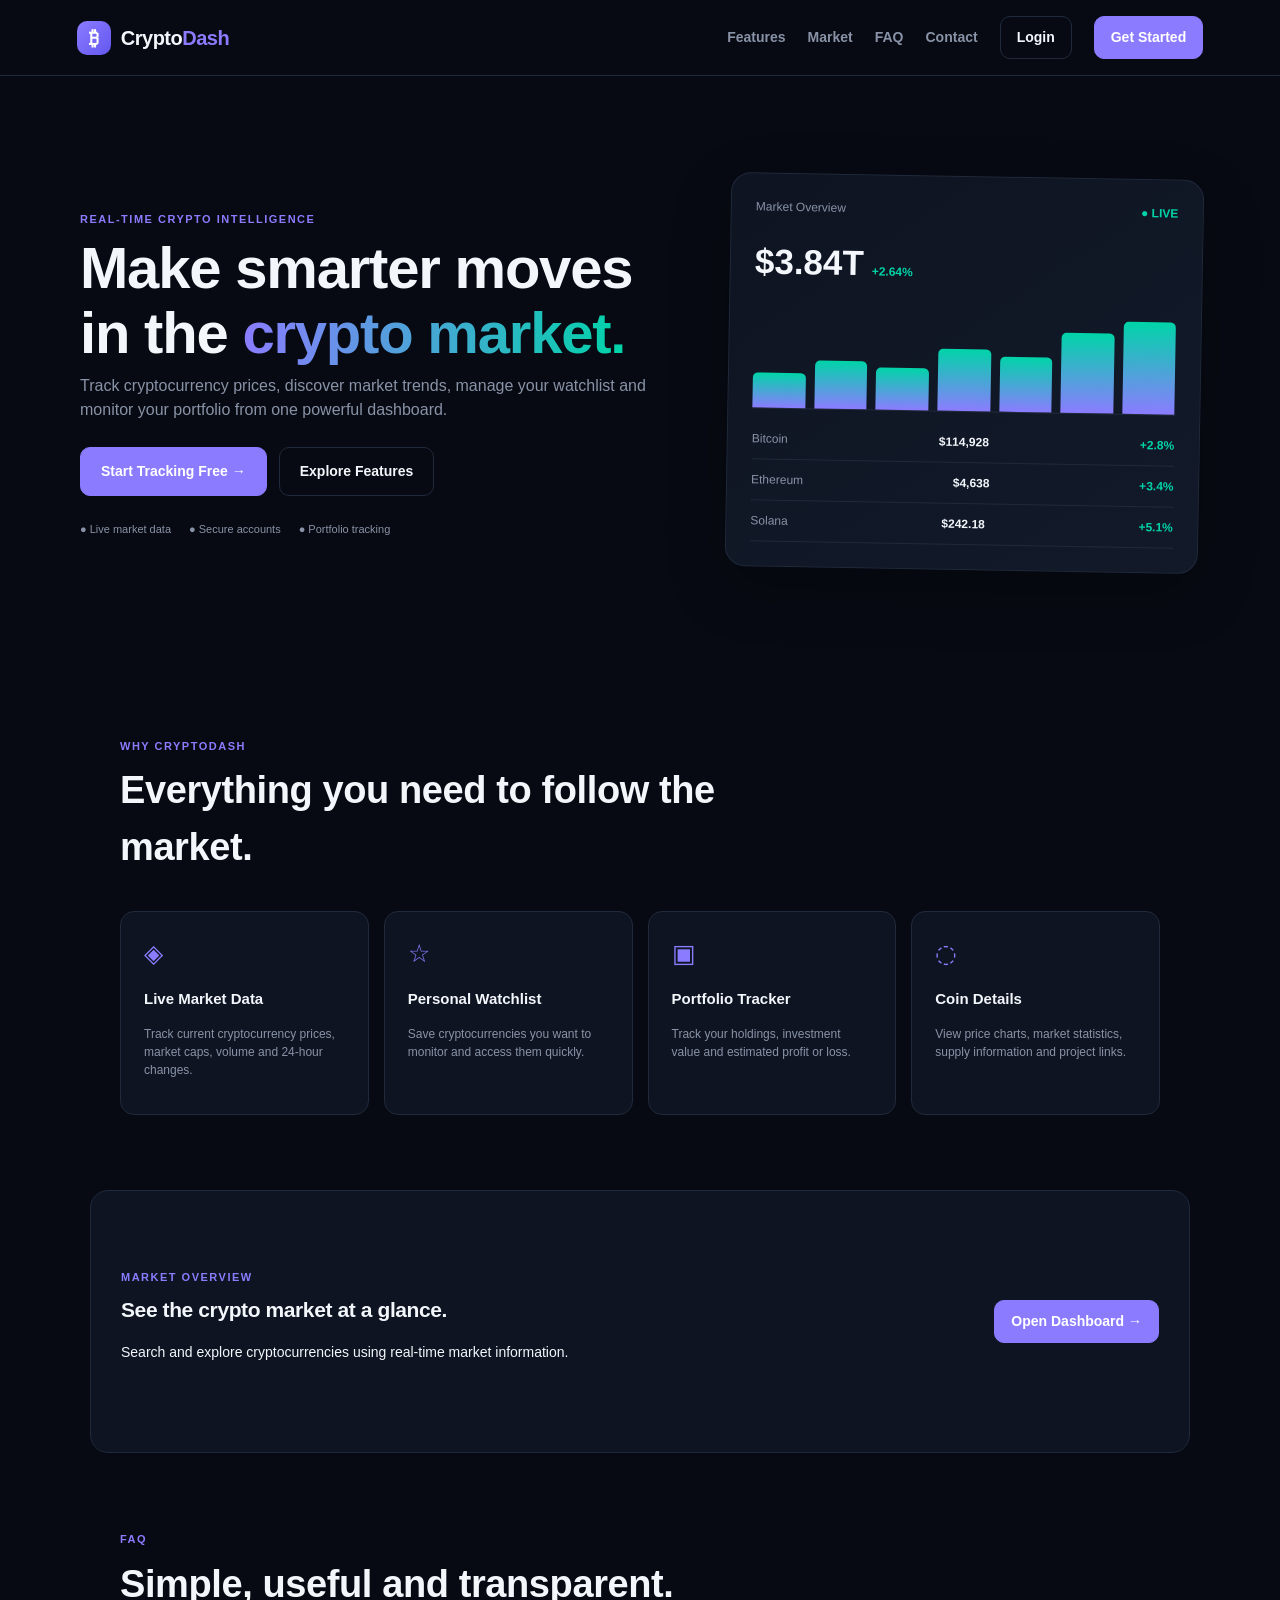
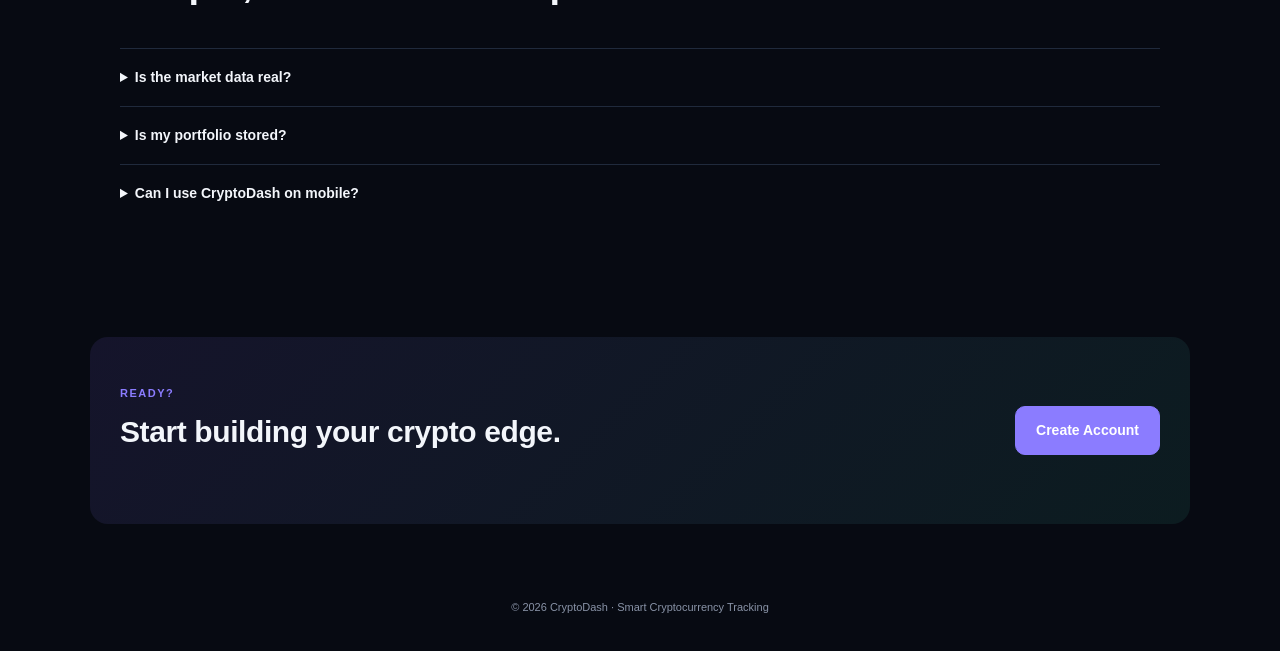
<file: templates/index.html>
<!DOCTYPE html>
<html lang="en">
<head>
    <meta charset="UTF-8">
    <meta name="viewport" content="width=device-width, initial-scale=1.0">
    <title>CryptoDash — Smart Crypto Tracking</title>
    <link rel="stylesheet" href="/static/style.css">
</head>
<body>
<div class="landing">
    <header class="landing-nav">
        <a class="brand" href="/">
            <span class="brand-mark">₿</span>
            <span>Crypto<span class="accent">Dash</span></span>
        </a>
        <nav>
            <a href="#features">Features</a>
            <a href="#market">Market</a>
            <a href="#faq">FAQ</a>
            <a href="#contact">Contact</a>
            <a class="btn btn-ghost" href="/login">Login</a>
            <a class="btn btn-primary" href="/signup">Get Started</a>
        </nav>
    </header>
    <section class="hero">
        <div class="hero-copy">
            <span class="eyebrow">REAL-TIME CRYPTO INTELLIGENCE</span>
            <h1>
                Make smarter moves in the
                <span class="gradient-text">crypto market.</span>
            </h1>
            <p>
                Track cryptocurrency prices, discover market trends,
                manage your watchlist and monitor your portfolio
                from one powerful dashboard.
            </p>
            <div class="hero-actions">
                <a class="btn btn-primary btn-lg" href="/signup">Start Tracking Free →</a>
                <a class="btn btn-ghost btn-lg" href="#features">Explore Features</a>
            </div>
            <div class="trust"><span>● Live market data</span><span>● Secure accounts</span><span>● Portfolio tracking</span></div>
        </div>
        <div class="hero-card">
            <div class="hero-card-top"><span>Market Overview</span><span class="live-dot">● LIVE</span></div>
            <div class="mini-price">$3.84T<span>+2.64%</span></div>
            <div class="chart-art"><i></i><i></i><i></i><i></i><i></i><i></i><i></i></div>
            <div class="mini-row"><span>Bitcoin</span><b>$114,928</b><em>+2.8%</em></div>
            <div class="mini-row"><span>Ethereum</span><b>$4,638</b><em>+3.4%</em></div>
            <div class="mini-row"><span>Solana</span><b>$242.18</b><em>+5.1%</em></div>
        </div>
    </section>
    <section id="features" class="landing-section">
        <div class="section-head">
            <span class="eyebrow">WHY CRYPTODASH</span>
            <h2>Everything you need to follow the market.</h2>
        </div>
        <div class="feature-grid">
            <article>
                <span>◈</span>
                <h3>Live Market Data</h3>
                <p>
                    Track current cryptocurrency prices,
                    market caps, volume and 24-hour changes.
                </p>
            </article>
            <article>
                <span>☆</span>
                <h3>Personal Watchlist</h3>
                <p>
                    Save cryptocurrencies you want to monitor
                    and access them quickly.
                </p>
            </article>
            <article>
                <span>▣</span>
                <h3>Portfolio Tracker</h3>
                <p>
                    Track your holdings, investment value
                    and estimated profit or loss.
                </p>
            </article>
            <article>
                <span>◌</span>
                <h3>Coin Details</h3>
                <p>
                    View price charts, market statistics,
                    supply information and project links.
                </p>
            </article>
        </div>
    </section>
    <section id="market" class="landing-section market-preview">
        <div>
            <span class="eyebrow">MARKET OVERVIEW</span>
            <h2>See the crypto market at a glance.</h2>
            <p>
                Search and explore cryptocurrencies using
                real-time market information.
            </p>
        </div>
        <a class="btn btn-primary" href="/signup">Open Dashboard →</a>
    </section>
    <section id="faq" class="landing-section faq">
        <div class="section-head">
            <span class="eyebrow">FAQ</span>
            <h2>Simple, useful and transparent.</h2>
        </div>
        <details>
            <summary>Is the market data real?</summary>
            <p>
                Yes. CryptoDash uses live cryptocurrency
                market data from the CoinGecko API.
            </p>
        </details>
        <details>
            <summary>Is my portfolio stored?</summary>
            <p>
                Yes. Your account, watchlist and portfolio
                information are stored in MySQL.
            </p>
        </details>
        <details>
            <summary>Can I use CryptoDash on mobile?</summary>
            <p>
                Yes. The interface is responsive and works
                on desktop, tablet and mobile devices.
            </p>
        </details>
    </section>
    <section id="contact" class="contact-band">
        <div><span class="eyebrow">READY?</span><h2>Start building your crypto edge.</h2></div>
        <a class="btn btn-primary btn-lg" href="/signup">Create Account</a>
    </section>
    <footer>© 2026 CryptoDash · Smart Cryptocurrency Tracking</footer>
</div>
<script src="/static/app.js"></script>
</body>
</html>
</file>
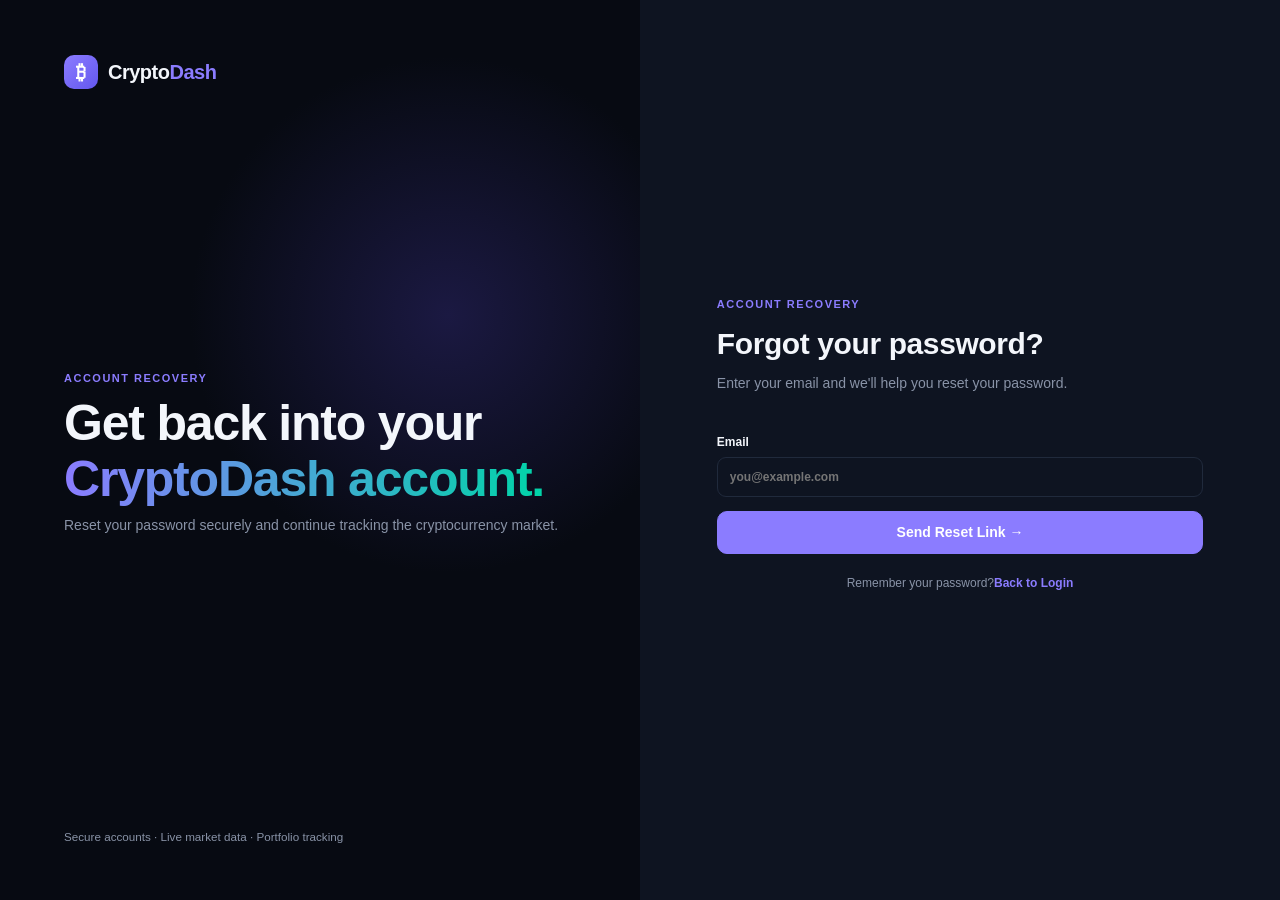
<file: templates/forgot-password.html>
<!DOCTYPE html>
<html lang="en">
<head>
    <meta charset="UTF-8">
    <meta name="viewport" content="width=device-width, initial-scale=1.0">
    <title>Forgot Password — CryptoDash</title>
    <link rel="stylesheet" href="/static/style.css">
</head>
<body>
<div class="auth-page">
    <div class="auth-side">
        <a class="brand" href="/">
            <span class="brand-mark">₿</span>
            <span>Crypto<span class="accent">Dash</span></span>
        </a>
        <div>
            <span class="eyebrow">ACCOUNT RECOVERY</span>
            <h1>
                Get back into your
                <span class="gradient-text">CryptoDash account.</span>
            </h1>
            <p>
                Reset your password securely and continue
                tracking the cryptocurrency market.
            </p>
        </div>
        <small>Secure accounts · Live market data · Portfolio tracking</small>
    </div>
    <div class="auth-card">
        <a class="mobile-brand brand" href="/">
            <span class="brand-mark">₿</span>
            <span>Crypto<span class="accent">Dash</span></span>
        </a>
        <span class="eyebrow">ACCOUNT RECOVERY</span>
        <h2>Forgot your password?</h2>
        <p class="muted">Enter your email and we'll help you reset your password.</p>
        <form method="POST" action="/forgot-password" class="form">
            <label>Email
                <input type="email" name="email" placeholder="you@example.com" required>
            </label>
            <button class="btn btn-primary full" type="submit">Send Reset Link →</button>
        </form>
        <p class="auth-switch">Remember your password?<a href="/login">Back to Login</a></p>
    </div>
</div>
<script src="/static/app.js"></script>
</body>
</html>
</file>
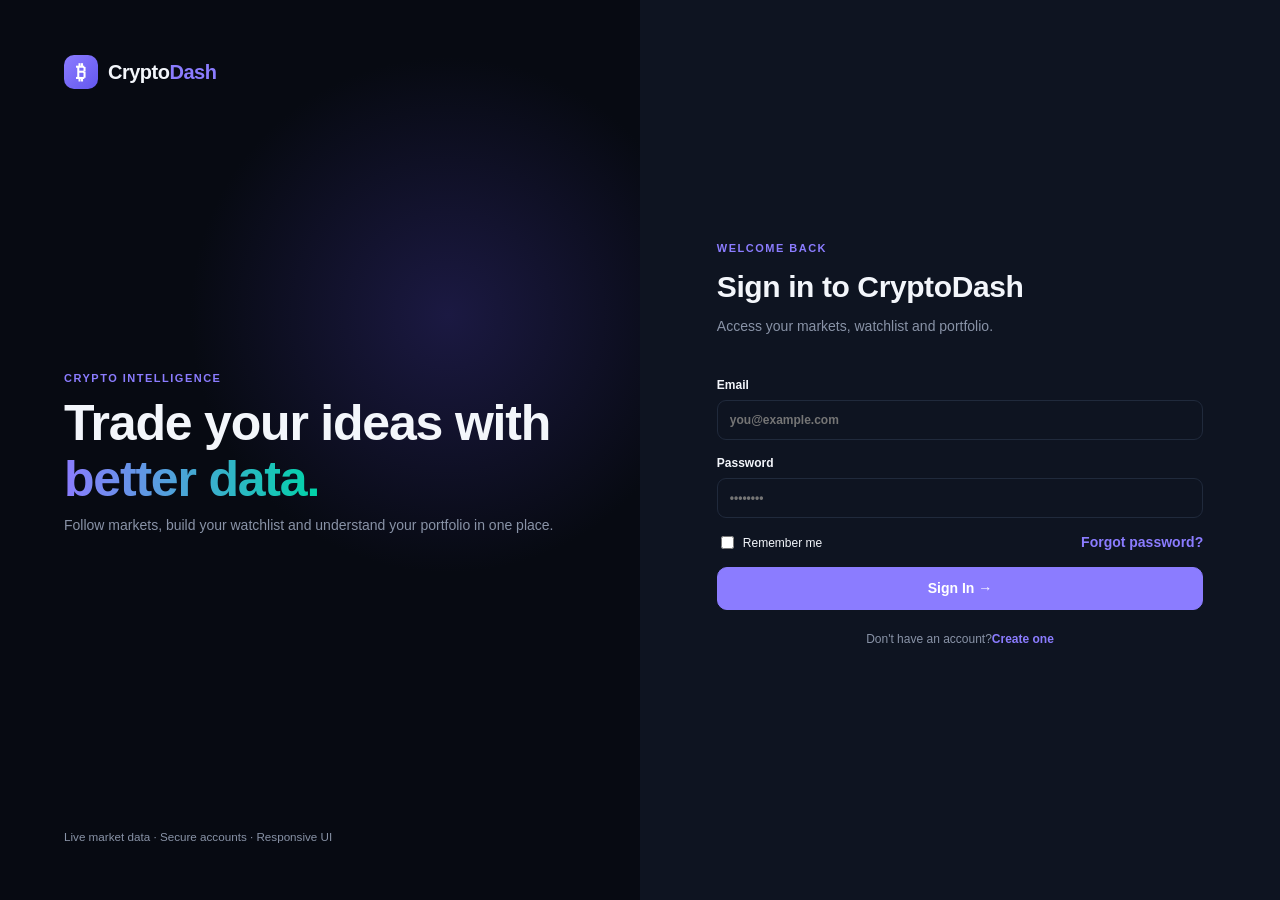
<file: templates/login.html>
<!DOCTYPE html>
<html lang="en">
<head>
    <meta charset="UTF-8">
    <meta name="viewport" content="width=device-width, initial-scale=1.0">
    <title>Login — CryptoDash</title>
    <link rel="stylesheet" href="/static/style.css">
</head>
<body>
<div class="auth-page">
    <div class="auth-side">
        <a class="brand" href="/">
            <span class="brand-mark">₿</span>
            <span>Crypto<span class="accent">Dash</span></span>
        </a>
        <div>
            <span class="eyebrow">CRYPTO INTELLIGENCE</span>
            <h1>
                Trade your ideas with
                <span class="gradient-text">better data.</span>
            </h1>
            <p>
                Follow markets, build your watchlist and
                understand your portfolio in one place.
            </p>
        </div>
        <small>Live market data · Secure accounts · Responsive UI</small>
    </div>
    <div class="auth-card">
        <a class="mobile-brand brand" href="/">
            <span class="brand-mark">₿</span>
            <span>Crypto<span class="accent">Dash</span></span>
        </a>
        <span class="eyebrow">WELCOME BACK</span>
        <h2>Sign in to CryptoDash</h2>
        <p class="muted">Access your markets, watchlist and portfolio.</p>
        <form method="POST" action="/login" class="form">
            <label>Email<input type="email" name="email" placeholder="you@example.com" required></label>
            <label>Password<input type="password" name="password" placeholder="••••••••" required></label>
            <div class="form-row between">
                <label class="check"><input type="checkbox" name="remember">Remember me</label>
                <a href="/forgot-password">Forgot password?</a>
            </div>
            <button class="btn btn-primary full" type="submit"> Sign In →</button>
        </form>
        <p class="auth-switch">Don't have an account?<a href="/signup">Create one</a></p>
    </div>
</div>
<script src="/static/app.js"></script>
</body>
</html>
</file>
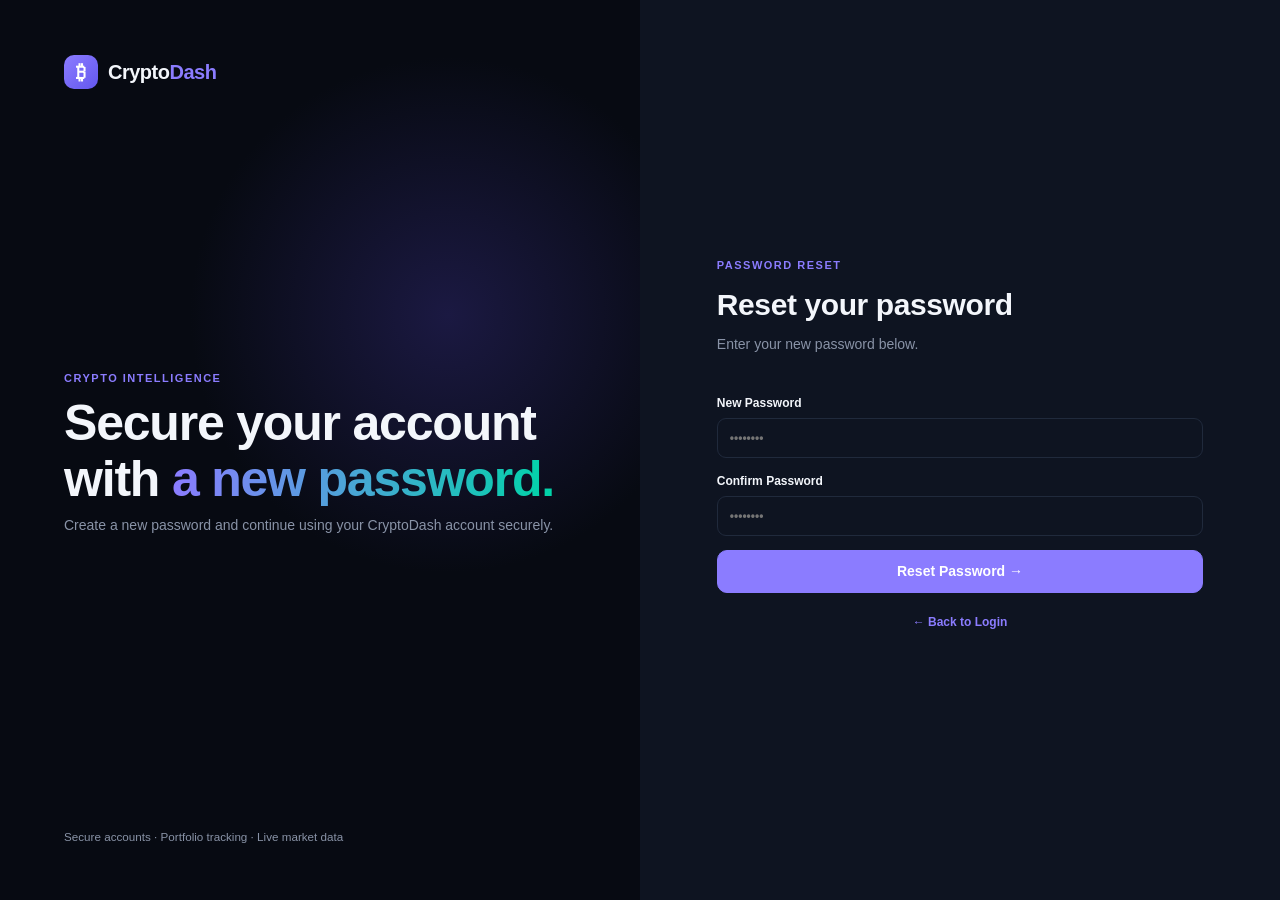
<file: templates/reset-password.html>
<!DOCTYPE html>
<html lang="en">
<head>
    <meta charset="UTF-8">
    <meta name="viewport" content="width=device-width, initial-scale=1.0">
    <title>Reset Password — CryptoDash</title>
    <link rel="stylesheet" href="/static/style.css">
</head>
<body>
<div class="auth-page">
    <div class="auth-side">
        <a class="brand" href="/"><span class="brand-mark">₿</span><span>Crypto<span class="accent">Dash</span></span></a>
        <div>
            <span class="eyebrow">CRYPTO INTELLIGENCE</span>
            <h1>
                Secure your account with
                <span class="gradient-text">a new password.</span>
            </h1>
            <p>
                Create a new password and continue using
                your CryptoDash account securely.
            </p>
        </div>
        <small>Secure accounts · Portfolio tracking · Live market data</small>
    </div>
    <div class="auth-card">
        <a class="mobile-brand brand" href="/">
            <span class="brand-mark">₿</span>
            <span>Crypto<span class="accent">Dash</span></span>
        </a>
        <span class="eyebrow">PASSWORD RESET</span>
        <h2>Reset your password</h2>
        <p class="muted">Enter your new password below.</p>
        <form method="POST" class="form">
            <label>New Password
                <input type="password" name="password" placeholder="••••••••" minlength="6" required></label>
            <label>Confirm Password
                <input type="password" name="confirm_password" placeholder="••••••••" minlength="6" required>
            </label>
            <button class="btn btn-primary full" type="submit"> Reset Password →</button>
        </form>
        <p class="auth-switch"><a href="/login"> ← Back to Login</a></p>
    </div>
</div>
<script src="/static/app.js"></script>
</body>
</html>
</file>
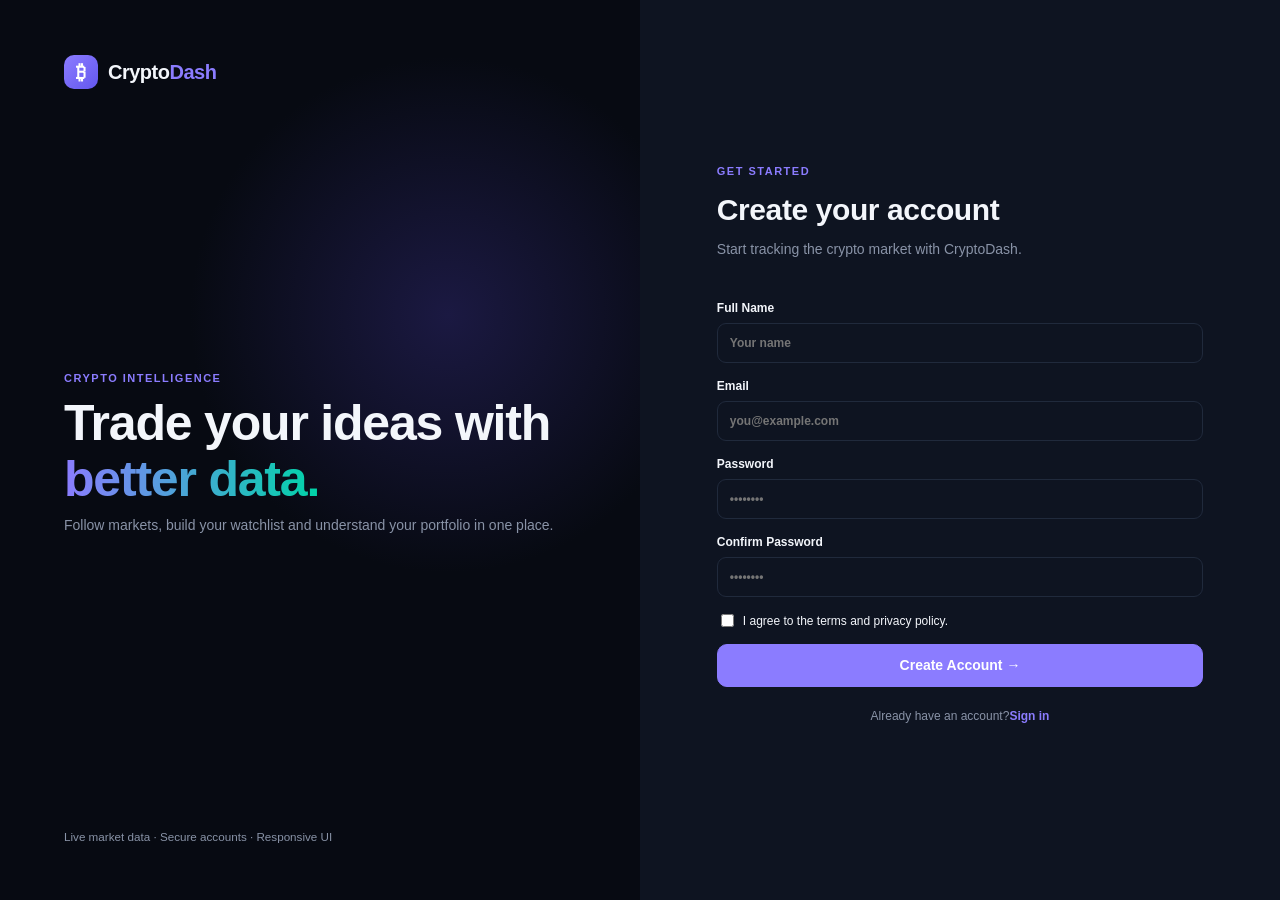
<file: templates/signup.html>
<!DOCTYPE html>
<html lang="en">
<head>
    <meta charset="UTF-8">
    <meta name="viewport" content="width=device-width, initial-scale=1.0">
    <title>Create Account — CryptoDash</title>
    <link rel="stylesheet" href="/static/style.css">
</head>
<body>
<div class="auth-page">
    <div class="auth-side">
        <a class="brand" href="/">
            <span class="brand-mark">₿</span>
            <span>Crypto<span class="accent">Dash</span></span>
        </a>
        <div>
            <span class="eyebrow">CRYPTO INTELLIGENCE</span>
            <h1>
                Trade your ideas with
                <span class="gradient-text">better data.</span>
            </h1>
            <p>
                Follow markets, build your watchlist and
                understand your portfolio in one place.
            </p>
        </div>
        <small>Live market data · Secure accounts · Responsive UI</small>
    </div>
    <div class="auth-card">
        <a class="mobile-brand brand" href="/">
            <span class="brand-mark">₿</span>
            <span>Crypto<span class="accent">Dash</span></span>
        </a>
        <span class="eyebrow">GET STARTED</span>
        <h2>Create your account</h2>
        <p class="muted">Start tracking the crypto market with CryptoDash.</p>
        <form method="POST" action="/signup" class="form">
            <label>Full Name<input type="text" name="name" placeholder="Your name" required></label>
            <label>Email<input type="email" name="email" placeholder="you@example.com" required></label>
            <label>Password<input type="password" name="password" placeholder="••••••••" required minlength="6"></label>
            <label>Confirm Password<input type="password" name="confirm_password" placeholder="••••••••" required minlength="6"></label>
            <label class="check"><input type="checkbox" required>I agree to the terms and privacy policy.</label>
            <button class="btn btn-primary full" type="submit">Create Account →</button>
        </form>
        <p class="auth-switch">Already have an account?<a href="/login">Sign in</a></p>
    </div>
</div>
<script src="/static/app.js"></script>
</body>
</html>
</file>
<file: static/style.css>
:root {
    --bg: #070a12;
    --panel: #0e1421;
    --panel2: #121a2a;
    --text: #f3f6fb;
    --muted: #8993a7;
    --border: #202a3c;
    --accent: #8b7cff;
    --accent2: #00d4a8;
    --danger: #ff6175;
    --shadow: 0 20px 60px rgba(0,0,0,.22);
}

:root[data-theme="light"] {
    --bg: #f5f7fb;
    --panel: #ffffff;
    --panel2: #f0f3f9;
    --text: #131a28;
    --muted: #697386;
    --border: #dce2ec;
    --shadow: 0 15px 40px rgba(40,50,70,.08);
}

* {
    box-sizing: border-box;
}

html {
    scroll-behavior: smooth;
}

body {
    margin: 0;
    background: var(--bg);
    color: var(--text);
    font-family: Inter, Arial, sans-serif;
    font-size: 14px;
    line-height: 1.5;
}

a {
    color: inherit;
    text-decoration: none;
}

button,
input,
select {
    font: inherit;
}

button {
    cursor: pointer;
}

h1,
h2,
h3,
p {
    margin-top: 0;
}

h1 {
    font-size: 34px;
    line-height: 1.12;
    letter-spacing: -1.2px;
    margin-bottom: 8px;
}

h2 {
    font-size: 21px;
    letter-spacing: -.4px;
}

h3 {
    font-size: 15px;
}

.accent {
    color: var(--accent);
}

.gradient-text {
    background: linear-gradient(90deg,var(--accent),var(--accent2));
    -webkit-background-clip: text;
    background-clip: text;
    color: transparent;
}

.eyebrow {
    display: inline-block;
    font-size: 11px;
    letter-spacing: 1.5px;
    font-weight: 800;
    color: var(--accent);
    margin-bottom: 8px;
}

.muted {
    color: var(--muted);
}

.brand {
    display: flex;
    align-items: center;
    gap: 10px;
    font-weight: 800;
    font-size: 20px;
    letter-spacing: -.5px;
}

.brand-mark {
    display: grid;
    place-items: center;
    width: 34px;
    height: 34px;
    border-radius: 10px;
    background: linear-gradient(135deg,var(--accent),#6357ef);
    color: #fff;
}

.btn {
    display: inline-flex;
    justify-content: center;
    align-items: center;
    gap: 7px;
    border: 1px solid var(--border);
    border-radius: 10px;
    padding: 10px 16px;
    font-weight: 700;
    transition: .2s;
}

.btn:hover {
    transform: translateY(-1px);
}

.btn-primary {
    background: var(--accent);
    border-color: var(--accent);
    color: #fff;
}

.btn-ghost {
    background: transparent;
    color: var(--text);
}

.btn-lg {
    padding: 13px 20px;
}

.full {
    width: 100%;
}

.small {
    padding: 7px 11px;
    font-size: 12px;
}

.app-shell {
    min-height: 100vh;
    display: flex;
}

.sidebar {
    position: fixed;
    inset: 0 auto 0 0;
    width: 235px;
    background: var(--panel);
    border-right: 1px solid var(--border);
    padding: 24px 16px;
    display: flex;
    flex-direction: column;
    z-index: 20;
}

.sidebar nav {
    margin-top: 40px;
    display: grid;
    gap: 7px;
}

.sidebar nav a,
.sidebar-bottom a {
    padding: 12px 13px;
    border-radius: 10px;
    color: var(--muted);
    font-weight: 600;
    display: flex;
    gap: 12px;
    align-items: center;
}

.sidebar nav a:hover,
.sidebar nav a.active,
.sidebar-bottom a:hover {
    background: var(--panel2);
    color: var(--text);
}

.sidebar nav a.active {
    box-shadow: inset 3px 0 var(--accent);
}

.sidebar-bottom {
    margin-top: auto;
}

.main {
    margin-left: 235px;
    width: calc(100% - 235px);
}

.topbar {
    height: 74px;
    border-bottom: 1px solid var(--border);
    display: flex;
    align-items: center;
    gap: 20px;
    padding: 0 30px;
    background: rgba(7,10,18,.7);
    backdrop-filter: blur(12px);
    position: sticky;
    top: 0;
    z-index: 10;
}

.top-search {
    max-width: 500px;
    flex: 1;
    background: var(--panel);
    border: 1px solid var(--border);
    border-radius: 10px;
    padding: 9px 13px;
    color: var(--muted);
    display: flex;
    gap: 8px;
}

.top-search input {
    width: 100%;
    border: 0;
    outline: 0;
    background: none;
    color: var(--text);
}

.top-user {
    margin-left: auto;
    display: flex;
    align-items: center;
    gap: 9px;
}

.top-user small {
    display: block;
    color: var(--muted);
    font-size: 10px;
}

.avatar,
.big-avatar {
    display: grid;
    place-items: center;
    border-radius: 50%;
    background: linear-gradient(135deg,var(--accent),var(--accent2));
    color: #fff;
    font-weight: 800;
}

.avatar {
    width: 36px;
    height: 36px;
}

.menu-btn {
    display: none;
    background: none;
    border: 0;
    color: var(--text);
    font-size: 20px;
}

.content {
    padding: 32px;
    max-width: 1500px;
    margin: auto;
}

.page-head {
    display: flex;
    justify-content: space-between;
    align-items: end;
    gap: 20px;
    margin-bottom: 25px;
}

.stats-grid {
    display: grid;
    grid-template-columns: repeat(4,1fr);
    gap: 16px;
    margin-bottom: 20px;
}

.stat-card,
.panel {
    background: var(--panel);
    border: 1px solid var(--border);
    border-radius: 14px;
    box-shadow: var(--shadow);
}

.stat-card {
    padding: 19px;
}

.stat-card span,
.stat-card small {
    color: var(--muted);
    display: block;
}

.stat-card strong {
    font-size: 25px;
    margin: 7px 0;
    display: block;
}

.stat-card small {
    font-size: 11px;
}

.dashboard-grid,
.detail-grid,
.settings-grid {
    display: grid;
    grid-template-columns: 1.5fr 1fr;
    gap: 18px;
}

.panel {
    padding: 20px;
}

.panel-head {
    display: flex;
    justify-content: space-between;
    gap: 15px;
    align-items: center;
    margin-bottom: 15px;
}

.panel-head h2 {
    margin-bottom: 3px;
}

.panel-head p {
    font-size: 12px;
    color: var(--muted);
    margin: 0;
}

.panel-head a {
    color: var(--accent);
    font-weight: 700;
    font-size: 12px;
}

.coin-list {
    display: grid;
}

.coin-row {
    display: grid;
    grid-template-columns: 1fr auto auto;
    gap: 20px;
    align-items: center;
    padding: 12px 0;
    border-bottom: 1px solid var(--border);
}

.coin-row:last-child {
    border: 0;
}

.coin-info,
.asset-link {
    display: flex;
    align-items: center;
    gap: 10px;
}

.coin-info img,
.asset-link img,
.watch-top img {
    width: 34px;
    height: 34px;
}

.coin-info small,
.asset-link small {
    display: block;
    color: var(--muted);
    font-size: 10px;
}

.coin-row strong {
    font-size: 13px;
}

.positive {
    color: var(--accent2) !important;
}

.negative {
    color: var(--danger) !important;
}

em {
    font-style: normal;
    font-weight: 700;
}

.portfolio-summary {
    display: grid;
    gap: 5px;
}

.portfolio-summary > strong {
    font-size: 35px;
}

.portfolio-summary > span,
.profit-box small {
    color: var(--muted);
    font-size: 11px;
}

.profit-box {
    padding: 15px;
    background: var(--panel2);
    border-radius: 10px;
    margin: 14px 0 15px;
}

.profit-box span {
    display: block;
    font-size: 19px;
    font-weight: 800;
    color: var(--accent2);
}

.toolbar {
    display: flex;
    gap: 12px;
    margin-bottom: 16px;
}

.search-box {
    flex: 1;
    display: flex;
    align-items: center;
    gap: 8px;
    padding: 10px 13px;
    background: var(--panel);
    border: 1px solid var(--border);
    border-radius: 10px;
    color: var(--muted);
}

.search-box input {
    width: 100%;
    border: 0;
    outline: 0;
    background: none;
    color: var(--text);
}

select,
input {
    background: var(--panel);
    color: var(--text);
    border: 1px solid var(--border);
    border-radius: 9px;
    padding: 10px 12px;
    outline: none;
}

select {
    min-width: 170px;
}

.table-panel {
    padding: 0;
    overflow: hidden;
}

.table-scroll {
    overflow-x: auto;
}

table {
    width: 100%;
    border-collapse: collapse;
    min-width: 780px;
}

th,
td {
    text-align: left;
    padding: 14px 18px;
    border-bottom: 1px solid var(--border);
    white-space: nowrap;
}

th {
    font-size: 10px;
    text-transform: uppercase;
    letter-spacing: .8px;
    color: var(--muted);
    background: var(--panel2);
}

td {
    font-size: 12px;
}

.star-btn {
    border: 0;
    background: none;
    color: #aab3c6;
    font-size: 19px;
}

.star-btn:hover {
    color: #ffd65a;
}

.loading {
    text-align: center;
    color: var(--muted);
    padding: 30px;
}

.pagination {
    display: flex;
    justify-content: center;
    align-items: center;
    gap: 18px;
    padding: 15px;
}

.text-btn {
    border: 0;
    background: none;
    color: var(--accent);
    font-weight: 700;
    font-size: 11px;
}

.text-btn.danger {
    color: var(--danger);
}

.watch-grid {
    display: grid;
    grid-template-columns: repeat(3,1fr);
    gap: 16px;
}

.watch-card {
    background: var(--panel);
    border: 1px solid var(--border);
    border-radius: 14px;
    padding: 18px;
}

.watch-top {
    display: flex;
    justify-content: space-between;
    align-items: center;
}

.watch-card h3 {
    margin: 13px 0 0;
}

.watch-card > a span {
    font-size: 10px;
    color: var(--muted);
}

.watch-card > strong {
    display: block;
    font-size: 24px;
    margin: 18px 0 3px;
}

.watch-bottom {
    border-top: 1px solid var(--border);
    margin-top: 15px;
    padding-top: 13px;
    display: flex;
    justify-content: space-between;
    color: var(--muted);
    font-size: 11px;
}

.watch-bottom b {
    color: var(--text);
}

.coin-title {
    display: flex;
    justify-content: space-between;
    align-items: center;
    margin-bottom: 25px;
}

.coin-title-left {
    display: flex;
    align-items: center;
    gap: 18px;
}

.coin-title-left img {
    width: 72px;
    height: 72px;
}

.coin-title h1 {
    margin-bottom: 10px;
}

.detail-price {
    font-size: 34px;
}

.metric-grid {
    display: grid;
    grid-template-columns: 1fr 1fr;
    gap: 14px;
    margin: 20px 0;
}

.metric-grid div {
    background: var(--panel2);
    padding: 13px;
    border-radius: 9px;
}

.metric-grid span {
    display: block;
    color: var(--muted);
    font-size: 10px;
}

.metric-grid b {
    display: block;
    margin-top: 5px;
}

.svg-chart {
    height: 290px;
    color: var(--accent);
    padding: 10px;
}

.svg-chart svg {
    width: 100%;
    height: 240px;
}

.chart-labels {
    display: flex;
    justify-content: space-between;
    color: var(--muted);
    font-size: 10px;
}

.description {
    margin-top: 18px;
}

.description p {
    color: var(--muted);
    line-height: 1.8;
}

.form {
    display: grid;
    gap: 14px;
}

.form label {
    display: grid;
    gap: 6px;
    font-size: 12px;
    font-weight: 600;
}

.form input {
    width: 100%;
}

.form-row {
    display: flex;
    gap: 10px;
    align-items: center;
}

.between {
    justify-content: space-between;
}

.check {
    display: flex !important;
    align-items: center !important;
    font-weight: 400 !important;
}

.check input {
    width: auto;
}

.form a,
.auth-switch a {
    color: var(--accent);
    font-weight: 700;
}

.profile-hero {
    display: flex;
    align-items: center;
    gap: 16px;
    padding-bottom: 22px;
    margin-bottom: 20px;
    border-bottom: 1px solid var(--border);
}

.big-avatar {
    width: 72px;
    height: 72px;
    font-size: 25px;
}

.settings-panel {
    max-width: 900px;
}

.setting-row {
    display: flex;
    align-items: center;
    justify-content: space-between;
    gap: 25px;
    padding: 20px 0;
    border-bottom: 1px solid var(--border);
}

.setting-row h3 {
    margin-bottom: 4px;
}

.setting-row p {
    margin: 0;
    color: var(--muted);
    font-size: 12px;
}

.segmented {
    display: flex;
    background: var(--panel2);
    padding: 4px;
    border-radius: 9px;
}

.segmented button {
    border: 0;
    background: none;
    color: var(--muted);
    padding: 7px 13px;
    border-radius: 7px;
}

.segmented button.active {
    background: var(--accent);
    color: #fff;
}

.switch input {
    display: none;
}

.switch span {
    display: block;
    width: 46px;
    height: 25px;
    border-radius: 20px;
    background: var(--border);
    position: relative;
}

.switch span:after {
    content: '';
    position: absolute;
    width: 19px;
    height: 19px;
    left: 3px;
    top: 3px;
    border-radius: 50%;
    background: #fff;
    transition: .2s;
}

.switch input:checked + span {
    background: var(--accent);
}

.switch input:checked + span:after {
    left: 24px;
}

.modal {
    position: fixed;
    inset: 0;
    background: rgba(0,0,0,.65);
    display: grid;
    place-items: center;
    z-index: 50;
    padding: 20px;
}

.modal.hidden {
    display: none;
}

.modal-card {
    position: relative;
    background: var(--panel);
    border: 1px solid var(--border);
    padding: 25px;
    border-radius: 15px;
    width: min(440px,100%);
}

.modal-close {
    position: absolute;
    right: 15px;
    top: 10px;
    border: 0;
    background: none;
    color: var(--muted);
    font-size: 25px;
}

.notice {
    margin-top: 15px;
    padding: 13px;
    background: var(--panel2);
    border: 1px solid var(--border);
    border-radius: 9px;
    font-size: 12px;
}

.notice a {
    display: block;
    color: var(--accent);
    margin-top: 5px;
}

.toast {
    position: fixed;
    right: 20px;
    bottom: 20px;
    padding: 13px 17px;
    border-radius: 10px;
    background: var(--panel2);
    border: 1px solid var(--border);
    box-shadow: var(--shadow);
    z-index: 100;
}

.toast.error {
    border-color: var(--danger);
    color: var(--danger);
}

.empty {
    text-align: center;
    padding: 50px;
}

.landing {
    min-height: 100vh;
}

.landing-nav {
    height: 76px;
    display: flex;
    align-items: center;
    justify-content: space-between;
    padding: 0 6%;
    border-bottom: 1px solid var(--border);
}

.landing-nav nav {
    display: flex;
    align-items: center;
    gap: 22px;
}

.landing-nav nav a:not(.btn) {
    color: var(--muted);
    font-weight: 600;
}

.hero {
    max-width: 1180px;
    margin: 0 auto;
    padding: 100px 30px 90px;
    display: grid;
    grid-template-columns: 1.1fr .9fr;
    gap: 70px;
    align-items: center;
}

.hero h1 {
    font-size: 58px;
    max-width: 700px;
}

.hero-copy > p {
    color: var(--muted);
    font-size: 16px;
    max-width: 610px;
}

.hero-actions {
    display: flex;
    gap: 12px;
    margin: 25px 0;
}

.trust {
    display: flex;
    gap: 18px;
    color: var(--muted);
    font-size: 11px;
}

.hero-card {
    background: linear-gradient(145deg,var(--panel),var(--panel2));
    border: 1px solid var(--border);
    border-radius: 20px;
    padding: 24px;
    box-shadow: var(--shadow);
    transform: rotate(1deg);
}

.hero-card-top,
.mini-row {
    display: flex;
    justify-content: space-between;
    align-items: center;
}

.hero-card-top {
    color: var(--muted);
    font-size: 12px;
}

.live-dot {
    color: var(--accent2);
    font-weight: 700;
}

.mini-price {
    font-size: 35px;
    font-weight: 800;
    margin: 20px 0;
}

.mini-price span {
    font-size: 12px;
    color: var(--accent2);
    margin-left: 8px;
}

.chart-art {
    height: 100px;
    display: flex;
    align-items: end;
    gap: 9px;
    border-bottom: 1px solid var(--border);
    margin-bottom: 10px;
}

.chart-art i {
    flex: 1;
    height: var(--h,40%);
    background: linear-gradient(to top,var(--accent),var(--accent2));
    border-radius: 5px 5px 0 0;
}

.chart-art i:nth-child(1) { --h:35%; }
.chart-art i:nth-child(2) { --h:48%; }
.chart-art i:nth-child(3) { --h:42%; }
.chart-art i:nth-child(4) { --h:62%; }
.chart-art i:nth-child(5) { --h:55%; }
.chart-art i:nth-child(6) { --h:80%; }
.chart-art i:nth-child(7) { --h:92%; }

.mini-row {
    padding: 11px 0;
    border-bottom: 1px solid var(--border);
    font-size: 12px;
}

.mini-row span {
    color: var(--muted);
}

.mini-row em {
    color: var(--accent2);
}

.landing-section {
    max-width: 1100px;
    margin: 0 auto;
    padding: 75px 30px;
}

.section-head {
    max-width: 700px;
    margin-bottom: 35px;
}

.section-head h2 {
    font-size: 38px;
}

.feature-grid {
    display: grid;
    grid-template-columns: repeat(4,1fr);
    gap: 15px;
}

.feature-grid article {
    padding: 23px;
    border: 1px solid var(--border);
    background: var(--panel);
    border-radius: 14px;
}

.feature-grid article > span {
    font-size: 25px;
    color: var(--accent);
}

.feature-grid h3 {
    margin-top: 15px;
}

.feature-grid p {
    color: var(--muted);
    font-size: 12px;
}

.market-preview,
.contact-band {
    display: flex;
    justify-content: space-between;
    align-items: center;
    gap: 30px;
}

.market-preview {
    background: var(--panel);
    border: 1px solid var(--border);
    border-radius: 18px;
}

.faq details {
    border-top: 1px solid var(--border);
    padding: 18px 0;
}

.faq summary {
    cursor: pointer;
    font-weight: 700;
}

.faq details p {
    color: var(--muted);
    padding-top: 10px;
    margin-bottom: 0;
}

.contact-band {
    max-width: 1100px;
    margin: 40px auto;
    padding: 45px 30px;
    border-radius: 18px;
    background: linear-gradient(135deg,#15142b,#0c1c20);
}

.contact-band h2 {
    font-size: 30px;
}

footer {
    text-align: center;
    color: var(--muted);
    font-size: 11px;
    padding: 35px;
}

.auth-page {
    min-height: 100vh;
    display: grid;
    grid-template-columns: 1fr 1fr;
}

.auth-side {
    padding: 55px 10%;
    display: flex;
    flex-direction: column;
    justify-content: space-between;
    background: radial-gradient(circle at 70% 35%,#1b1942 0,transparent 35%),var(--bg);
}

.auth-side h1 {
    font-size: 50px;
    max-width: 550px;
}

.auth-side p {
    color: var(--muted);
    max-width: 500px;
}

.auth-side small {
    color: var(--muted);
}

.auth-card {
    display: flex;
    flex-direction: column;
    justify-content: center;
    padding: 60px 12%;
    background: var(--panel);
}

.auth-card > h2 {
    font-size: 30px;
    margin-bottom: 7px;
}

.auth-card .form {
    margin-top: 25px;
}

.auth-switch {
    text-align: center;
    color: var(--muted);
    font-size: 12px;
    margin-top: 20px;
}

.mobile-brand {
    display: none;
    margin-bottom: 50px;
}

.flash-wrap {
    margin-bottom: 15px;
}

.flash {
    padding: 12px 15px;
    border-radius: 9px;
    border: 1px solid var(--border);
    background: var(--panel2);
}

.flash.error {
    color: var(--danger);
}

.flash.success {
    color: var(--accent2);
}

@media (max-width:1000px) {

    .sidebar {
        width: 200px;
    }

    .main {
        margin-left: 200px;
        width: calc(100% - 200px);
    }

    .stats-grid {
        grid-template-columns: repeat(2,1fr);
    }

    .dashboard-grid,
    .detail-grid,
    .settings-grid {
        grid-template-columns: 1fr;
    }

    .watch-grid {
        grid-template-columns: repeat(2,1fr);
    }

    .feature-grid {
        grid-template-columns: repeat(2,1fr);
    }

    .hero {
        gap: 30px;
    }

    .hero h1 {
        font-size: 45px;
    }
}

@media (max-width:700px) {

    .sidebar {
        transform: translateX(-100%);
        transition: .25s;
        width: 240px;
    }

    .sidebar.open {
        transform: translateX(0);
    }

    .main {
        margin-left: 0;
        width: 100%;
    }

    .menu-btn {
        display: block;
    }

    .topbar {
        padding: 0 15px;
    }

    .top-user > div:last-child {
        display: none;
    }

    .content {
        padding: 22px 15px;
    }

    .page-head {
        align-items: start;
        flex-direction: column;
    }

    .stats-grid {
        grid-template-columns: 1fr 1fr;
    }

    .watch-grid {
        grid-template-columns: 1fr;
    }

    .toolbar {
        flex-direction: column;
    }

    .landing-nav {
        padding: 0 18px;
    }

    .landing-nav nav a:not(.btn) {
        display: none;
    }

    .landing-nav nav {
        gap: 6px;
    }

    .hero {
        grid-template-columns: 1fr;
        padding-top: 55px;
    }

    .hero-card {
        transform: none;
    }

    .hero h1 {
        font-size: 42px;
    }

    .trust {
        flex-direction: column;
        gap: 5px;
    }

    .feature-grid {
        grid-template-columns: 1fr;
    }

    .section-head h2 {
        font-size: 30px;
    }

    .market-preview,
    .contact-band {
        flex-direction: column;
        align-items: flex-start;
    }

    .auth-page {
        grid-template-columns: 1fr;
    }

    .auth-side {
        display: none;
    }

    .auth-card {
        min-height: 100vh;
        padding: 35px 25px;
    }

    .mobile-brand {
        display: flex;
    }

    .coin-title {
        align-items: flex-start;
        flex-direction: column;
        gap: 20px;
    }

    .coin-title-left img {
        width: 55px;
        height: 55px;
    }

    .detail-price {
        font-size: 28px;
    }

    .setting-row {
        align-items: flex-start;
        flex-direction: column;
    }

    .stats-grid .stat-card strong {
        font-size: 20px;
    }
}

.app {
    min-height: 100vh;
    width: 100%;
}

.topbar {
    min-height: 72px;
    padding: 0 32px;
    display: flex;
    align-items: center;
    justify-content: space-between;
    gap: 30px;
    border-bottom: 1px solid var(--border);
    background: var(--surface);
    position: sticky;
    top: 0;
    z-index: 100;
}

.main-nav {
    display: flex;
    align-items: center;
    gap: 22px;
    flex-wrap: wrap;
}

.main-nav a {
    text-decoration: none;
    white-space: nowrap;
}

.main-nav .active {
    color: var(--accent);
}

.dashboard {
    width: min(1400px, calc(100% - 64px));
    margin: 0 auto;
    padding: 42px 0 60px;
}

.page-head {
    display: flex;
    align-items: center;
    justify-content: space-between;
    gap: 30px;
    margin-bottom: 32px;
}

.page-head h1 {
    margin: 8px 0;
}

.stats-grid {
    display: grid;
    grid-template-columns: repeat(4, 1fr);
    gap: 18px;
    margin-bottom: 24px;
}

.stat-card {
    min-width: 0;
    padding: 24px;
}

.stat-card strong {
    display: block;
    margin: 10px 0 6px;
    font-size: 28px;
}

.dashboard-grid {
    display: grid;
    grid-template-columns: minmax(0, 2fr) minmax(320px, 1fr);
    gap: 20px;
    margin-bottom: 20px;
}

.panel {
    min-width: 0;
    overflow: hidden;
}

.panel-head {
    padding: 24px 24px 18px;
    display: flex;
    align-items: center;
    justify-content: space-between;
    gap: 20px;
}

.panel-head h2 {
    margin: 6px 0 0;
}

.table-wrap {
    width: 100%;
    overflow-x: auto;
}

.market-table {
    width: 100%;
    table-layout: fixed;
}

.market-table th:first-child {
    width: 40%;
}

.market-table th:nth-child(2) {
    width: 20%;
}

.market-table th:nth-child(3) {
    width: 15%;
}

.market-table th:nth-child(4) {
    width: 25%;
}

.market-table td,
.market-table th {
    vertical-align: middle;
    padding: 16px 20px;
}

.market-table img {
    width: 36px !important;
    height: 36px !important;
    max-width: 36px !important;
    max-height: 36px !important;
    object-fit: contain;
    border-radius: 50%;
}

.coin-cell {
    display: flex;
    align-items: center;
    gap: 12px;
    min-width: 160px;
}

.coin-cell img {
    flex: 0 0 36px;
}

.watchlist-list {
    min-height: 260px;
    display: flex;
    align-items: center;
    justify-content: center;
    padding: 24px;
}

.empty {
    text-align: center;
    padding: 30px;
}

@media (max-width: 1100px) {
    .stats-grid {
        grid-template-columns: repeat(2, 1fr);
    }

    .dashboard-grid {
        grid-template-columns: 1fr;
    }
}

@media (max-width: 800px) {
    .topbar {
        padding: 16px 20px;
        align-items: flex-start;
        flex-direction: column;
    }

    .main-nav {
        gap: 12px 18px;
    }

    .dashboard {
        width: min(100% - 32px, 1400px);
        padding-top: 28px;
    }

    .page-head {
        align-items: flex-start;
        flex-direction: column;
    }
}

@media (max-width: 550px) {
    .stats-grid {
        grid-template-columns: 1fr;
    }

    .dashboard {
        width: calc(100% - 24px);
    }

    .panel-head {
        padding: 18px;
    }

    .market-table {
        min-width: 650px;
    }
}

.chart-container {
    height: 400px;
    padding: 20px 24px 30px;
    background: #0b1020;
    border-radius: 0 0 16px 16px;
}

.chart-container canvas {
    width: 100% !important;
    height: 100% !important;
}

#chartDays {
    min-width: 140px;
    padding: 11px 15px;
    border: 1px solid #343b61;
    border-radius: 10px;
    background: #151a2d;
    color: #ffffff;
    font-size: 14px;
    font-weight: 600;
    outline: none;
    cursor: pointer;
}

#chartDays:hover {
    border-color: #8b6cff;
}

#chartDays:focus {
    border-color: #8b6cff;
    box-shadow: 0 0 0 3px rgba(139,108,255,.15);
}

#chartDays option {
    background: #151a2d;
    color: #ffffff;
    padding: 10px;
}

#chartDays option:checked {
    background: #7657e8;
    color: #ffffff;
}

.coin-overview {
    display: grid;
    grid-template-columns: repeat(4, minmax(0, 1fr));
    gap: 18px;
    margin: 28px 0 24px;
}

.coin-price-card {
    min-width: 0;
    padding: 24px;
    border: 1px solid var(--border);
    border-radius: 16px;
    background: var(--surface);
}

.coin-price-card span {
    display: block;
    font-size: 14px;
    color: var(--muted);
    margin-bottom: 12px;
}

.coin-price-card strong {
    display: block;
    font-size: 27px;
    line-height: 1.2;
    margin-bottom: 8px;
    overflow: hidden;
    text-overflow: ellipsis;
}

.coin-price-card small {
    color: var(--muted);
}

#coinChange {
    color: #20d6a1;
    font-weight: 600;
}

#coinHeader {
    margin-top: 12px;
}

#coinHeader h1 {
    margin: 5px 0;
    font-size: 38px;
}

.back-link {
    display: inline-block;
    margin-bottom: 8px;
    color: var(--accent);
    text-decoration: none;
    font-size: 14px;
}

.back-link:hover {
    text-decoration: underline;
}

.coin-details-chart {
    width: 100%;
}

.chart-container {
    width: 100%;
    height: 400px;
    padding: 20px 24px 28px;
    position: relative;
}

.chart-container canvas {
    width: 100% !important;
    height: 100% !important;
    display: block;
}

.panel select {
    min-width: 130px;
    padding: 10px 14px;
    border: 1px solid var(--border);
    border-radius: 10px;
    background: var(--surface);
    color: var(--text);
    outline: none;
    cursor: pointer;
}

.dashboard-grid {
    display: grid;
    grid-template-columns: minmax(0, 1fr) minmax(0, 1fr);
    gap: 20px;
    margin-top: 20px;
}

.detail-list {
    display: grid;
    grid-template-columns: repeat(2, 1fr);
    gap: 0;
    padding: 0 24px 24px;
}

.detail-list > div {
    padding: 18px 12px;
    border-bottom: 1px solid var(--border);
}

.detail-list > div:nth-child(odd) {
    padding-left: 0;
}

.detail-list > div:nth-child(even) {
    padding-right: 0;
}

.detail-list span {
    display: block;
    color: var(--muted);
    font-size: 13px;
    margin-bottom: 7px;
}

.detail-list strong {
    font-size: 16px;
}

#coinDescription {
    line-height: 1.7;
    padding: 0 24px;
    max-height: 250px;
    overflow-y: auto;
}

#coinWebsite {
    margin: 10px 24px 24px;
}

.dashboard > .panel {
    margin-bottom: 20px;
}

@media (max-width: 1100px) {
    .coin-overview {
        grid-template-columns: repeat(2, 1fr);
    }
}

@media (max-width: 800px) {
    .dashboard {
        width: calc(100% - 32px);
    }

    .page-head {
        align-items: flex-start;
        flex-direction: column;
    }

    .page-head .btn {
        width: 100%;
    }

    .dashboard-grid {
        grid-template-columns: 1fr;
    }

    .chart-container {
        height: 320px;
    }

    #coinHeader h1 {
        font-size: 32px;
    }
}

@media (max-width: 550px) {
    .coin-overview {
        grid-template-columns: 1fr;
    }

    .coin-price-card {
        padding: 20px;
    }

    .panel-head {
        padding: 20px;
        align-items: flex-start;
        flex-direction: column;
    }

    .panel-head select {
        width: 100%;
    }

    .chart-container {
        height: 260px;
        padding: 15px;
    }

    .detail-list {
        grid-template-columns: 1fr;
        padding: 0 20px 20px;
    }

    .detail-list > div:nth-child(odd),
    .detail-list > div:nth-child(even) {
        padding: 15px 0;
    }

    #coinDescription {
        padding: 0 20px;
    }

    #coinWebsite {
        margin-left: 20px;
        margin-right: 20px;
    }
}

.chart-container {
    height: 400px;
    padding: 20px 24px 30px;
    background: #0b1020;
    border-radius: 0 0 16px 16px;
}

.chart-container canvas {
    width: 100% !important;
    height: 100% !important;
}

#chartDays {
    min-width: 140px;
    padding: 11px 15px;
    border: 1px solid #343b61;
    border-radius: 10px;
    background: #151a2d;
    color: #ffffff;
    font-size: 14px;
    font-weight: 600;
    outline: none;
    cursor: pointer;
}

#chartDays:hover {
    border-color: #8b6cff;
}

#chartDays:focus {
    border-color: #8b6cff;
    box-shadow: 0 0 0 3px rgba(139,108,255,.15);
}

#chartDays option {
    background: #151a2d;
    color: #ffffff;
    padding: 10px;
}

#chartDays option:checked {
    background: #7657e8;
    color: #ffffff;
}

.chart-container {
    width: 100%;
    height: 420px;
    padding: 18px;
    background: #090d19;
    border-radius: 0 0 16px 16px;
    overflow: hidden;
}

.chart-container canvas {
    display: block;
    width: 100% !important;
    height: 100% !important;
}

#chartDays {
    min-width: 145px;
    padding: 11px 16px;
    border: 1px solid #343b61;
    border-radius: 10px;
    background: #151a2d;
    color: #ffffff;
    font-size: 14px;
    font-weight: 600;
    outline: none;
    cursor: pointer;
    transition: .2s;
}

#chartDays:hover {
    border-color: #8b6cff;
    background: #1b2038;
}

#chartDays:focus {
    border-color: #8b6cff;
    box-shadow: 0 0 0 3px rgba(139,108,255,.15);
}

#chartDays option {
    background: #151a2d;
    color: #ffffff;
    padding: 12px;
}

.coin-icon {
    width: 36px !important;
    height: 36px !important;
    max-width: 36px !important;
    max-height: 36px !important;
    object-fit: contain;
    border-radius: 50%;
}

@media (max-width: 700px) {
    .chart-container {
        height: 320px;
        padding: 10px;
    }

    #chartDays {
        width: 100%;
    }
}

.portfolio-table {
    width: 100%;
    border-collapse: collapse;
}

.portfolio-table th {
    padding: 15px 18px;
    text-align: left;
    white-space: nowrap;
    font-size: 12px;
    text-transform: uppercase;
    letter-spacing: .7px;
}

.portfolio-table td {
    padding: 17px 18px;
    white-space: nowrap;
}

.portfolio-table tbody tr {
    border-top: 1px solid var(--border);
}

.portfolio-table tbody tr:hover {
    background: rgba(139,108,255,.05);
}

.portfolio-table .coin-cell {
    display: flex;
    align-items: center;
    gap: 12px;
    color: var(--text);
    text-decoration: none;
}

.portfolio-table .coin-cell span {
    display: flex;
    flex-direction: column;
    gap: 3px;
}

.portfolio-table .coin-cell strong {
    font-size: 15px;
}

.portfolio-table .coin-cell small {
    color: var(--muted);
    font-size: 12px;
    text-transform: uppercase;
}

.portfolio-table .coin-icon {
    width: 40px !important;
    height: 40px !important;
    min-width: 40px !important;
    object-fit: contain;
    border-radius: 50%;
}

.portfolio-table .positive {
    color: #55e6b3;
    font-weight: 600;
}

.portfolio-table .negative {
    color: #ff6577;
    font-weight: 600;
}

.modal {
    display: none;
    position: fixed;
    inset: 0;
    z-index: 9999;
    align-items: center;
    justify-content: center;
    padding: 20px;
    background: rgba(0,0,0,.76);
    backdrop-filter: blur(7px);
}

.modal.show {
    display: flex;
}

.modal-card {
    width: min(470px, 100%);
    padding: 28px;
    border: 1px solid var(--border);
    border-radius: 18px;
    background: var(--surface);
    box-shadow: 0 30px 100px rgba(0,0,0,.55);
    animation: modalIn .18s ease;
}

@keyframes modalIn {
    from {
        opacity: 0;
        transform: translateY(10px) scale(.98);
    }

    to {
        opacity: 1;
        transform: translateY(0) scale(1);
    }
}

.modal-head {
    display: flex;
    align-items: flex-start;
    justify-content: space-between;
    margin-bottom: 24px;
}

.modal-head h2 {
    margin: 6px 0 0;
}

.modal-close {
    width: 40px;
    height: 40px;
    border: 1px solid var(--border);
    border-radius: 9px;
    background: transparent;
    color: var(--text);
    font-size: 25px;
    line-height: 1;
    cursor: pointer;
}

.modal-close:hover {
    background: rgba(139,108,255,.12);
}

.modal .form {
    display: flex;
    flex-direction: column;
    gap: 18px;
}

.modal .form label {
    display: flex;
    flex-direction: column;
    gap: 8px;
}

@media (max-width: 900px) {

    .table-wrap {
        overflow-x: auto;
    }

    .portfolio-table {
        min-width: 950px;
    }

}

@media (max-width: 700px) {

    .main-nav {
        overflow-x: auto;
        white-space: nowrap;
    }

    .page-head {
        flex-direction: column;
        align-items: flex-start;
        gap: 20px;
    }

    .modal-card {
        padding: 22px;
    }

}

.main-content {
    width: min(1380px, calc(100% - 48px));
    margin: 0 auto;
    padding: 48px 0 70px;
}

.profile-grid {
    display: grid;
    grid-template-columns: 320px minmax(0, 1fr);
    gap: 24px;
    margin-top: 30px;
    margin-bottom: 24px;
}

.profile-card {
    min-height: 330px;
    display: flex;
    flex-direction: column;
    align-items: center;
    justify-content: center;
    text-align: center;
    padding: 35px 25px;
}

.profile-avatar {
    width: 88px;
    height: 88px;
    display: flex;
    align-items: center;
    justify-content: center;
    margin-bottom: 20px;
    border-radius: 50%;
    background: linear-gradient(135deg, #8b6cff, #6d55e8);
    color: white;
    font-size: 34px;
    font-weight: 800;
    box-shadow: 0 12px 35px rgba(139,108,255,.25);
}

.profile-card h2 {
    margin: 5px 0 8px;
    font-size: 24px;
}

.profile-card p {
    margin: 0 0 20px;
}

.status-badge {
    display: inline-flex;
    align-items: center;
    gap: 6px;
    padding: 8px 13px;
    border: 1px solid rgba(85,230,179,.2);
    border-radius: 999px;
    background: rgba(85,230,179,.08);
    color: #55e6b3;
    font-size: 12px;
    font-weight: 600;
}

.profile-grid > .panel:not(.profile-card) {
    padding: 32px;
}

.profile-grid .form {
    max-width: 100%;
}

.profile-grid .form label {
    display: flex;
    flex-direction: column;
    gap: 8px;
}

.main-content > .panel {
    margin-top: 24px;
}

.main-content > .panel .form {
    max-width: 700px;
}

.main-content > .panel .form label {
    display: flex;
    flex-direction: column;
    gap: 8px;
}

.main-content .page-head {
    margin-bottom: 0;
}

@media (min-width: 1200px) {

    .main-content {
        width: min(1380px, calc(100% - 80px));
    }

    .profile-grid {
        grid-template-columns: 340px minmax(0, 1fr);
    }

}

@media (max-width: 900px) {

    .main-content {
        width: calc(100% - 32px);
        padding-top: 35px;
    }

    .profile-grid {
        grid-template-columns: 1fr;
    }

    .profile-card {
        min-height: 260px;
    }

}

@media (max-width: 600px) {

    .main-content {
        width: calc(100% - 24px);
        padding: 25px 0 50px;
    }

    .profile-grid > .panel:not(.profile-card) {
        padding: 22px;
    }

    .profile-avatar {
        width: 75px;
        height: 75px;
        font-size: 28px;
    }

}

.settings-panel {
    margin-top: 24px;
}

.settings-panel .panel-head {
    margin-bottom: 8px;
}

.setting-row {
    display: flex;
    align-items: center;
    justify-content: space-between;
    gap: 30px;
    padding: 22px 0;
    border-bottom: 1px solid var(--border);
}

.setting-row:last-child {
    border-bottom: none;
}

.setting-row strong {
    display: block;
    margin-bottom: 5px;
    font-size: 15px;
}

.setting-row p {
    margin: 0;
    font-size: 13px;
    line-height: 1.5;
}

.setting-row select {
    min-width: 160px;
    padding: 11px 14px;
    border: 1px solid var(--border);
    border-radius: 10px;
    background: var(--surface-2);
    color: var(--text);
    outline: none;
    cursor: pointer;
}

.setting-row select:focus {
    border-color: #8b6cff;
}

.switch {
    position: relative;
    display: inline-block;
    width: 52px;
    min-width: 52px;
    height: 29px;
}

.switch input {
    width: 0;
    height: 0;
    opacity: 0;
}

.slider {
    position: absolute;
    inset: 0;
    border-radius: 30px;
    background: #293044;
    cursor: pointer;
    transition: .25s;
}

.slider:before {
    content: "";
    position: absolute;
    width: 21px;
    height: 21px;
    left: 4px;
    top: 4px;
    border-radius: 50%;
    background: white;
    transition: .25s;
}

.switch input:checked + .slider {
    background: #8b6cff;
}

.switch input:checked + .slider:before {
    transform: translateX(23px);
}

.danger-panel {
    border-color: rgba(255,101,119,.22);
}

.danger-panel .eyebrow {
    color: #ff6577;
}

@media (max-width: 700px) {

    .setting-row {
        align-items: flex-start;
        flex-direction: column;
        gap: 15px;
    }

    .setting-row select {
        width: 100%;
    }

    .setting-row .switch {
        align-self: flex-end;
    }

}

body.light-theme {
    background:#f5f7fb;
    color:#172033;
}

body.light-theme .topbar {
    background:#ffffff;
    border-bottom:1px solid #e3e7ef;
}

body.light-theme .main-nav a {
    color:#4b5568;
}

body.light-theme .main-nav a:hover,
body.light-theme .main-nav a.active {
    color:#735cff;
}

body.light-theme .panel,
body.light-theme .stat-card,
body.light-theme .settings-panel,
body.light-theme .watch-summary-card,
body.light-theme .watch-card,
body.light-theme .profile-card {
    background:#ffffff;
    border-color:#e1e6ef;
}

body.light-theme h1,
body.light-theme h2,
body.light-theme h3,
body.light-theme strong,
body.light-theme label {
    color:#172033;
}

body.light-theme .muted {
    color:#667085;
}

body.light-theme input,
body.light-theme select,
body.light-theme textarea {
    background:#ffffff;
    color:#172033;
    border-color:#d7dce5;
}

body.light-theme .setting-row {
    border-color:#e1e6ef;
}

body.light-theme .table-wrap,
body.light-theme table {
    color:#172033;
}

body.light-theme th {
    color:#667085;
}

body.light-theme td {
    border-color:#e5e7eb;
}

body.light-theme .btn-ghost {
    color:#172033;
    border-color:#d7dce5;
}
</file>
